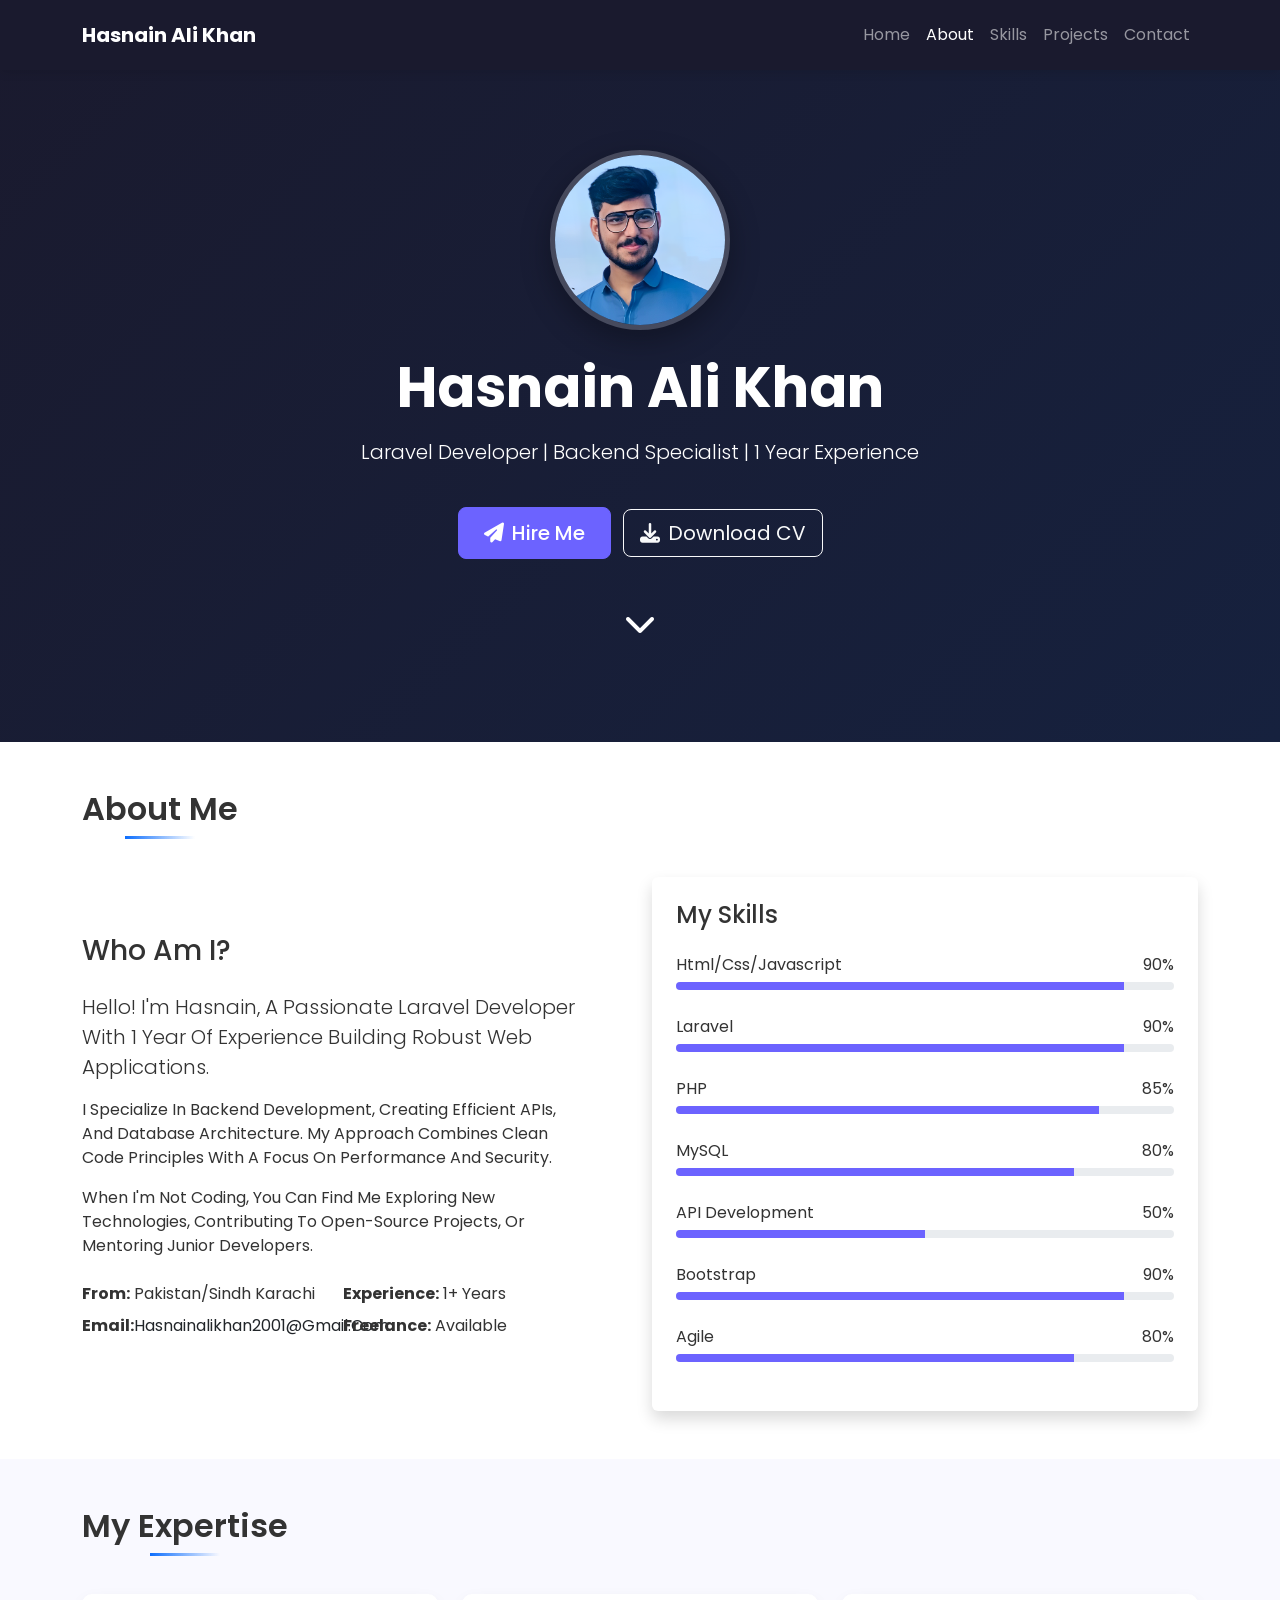
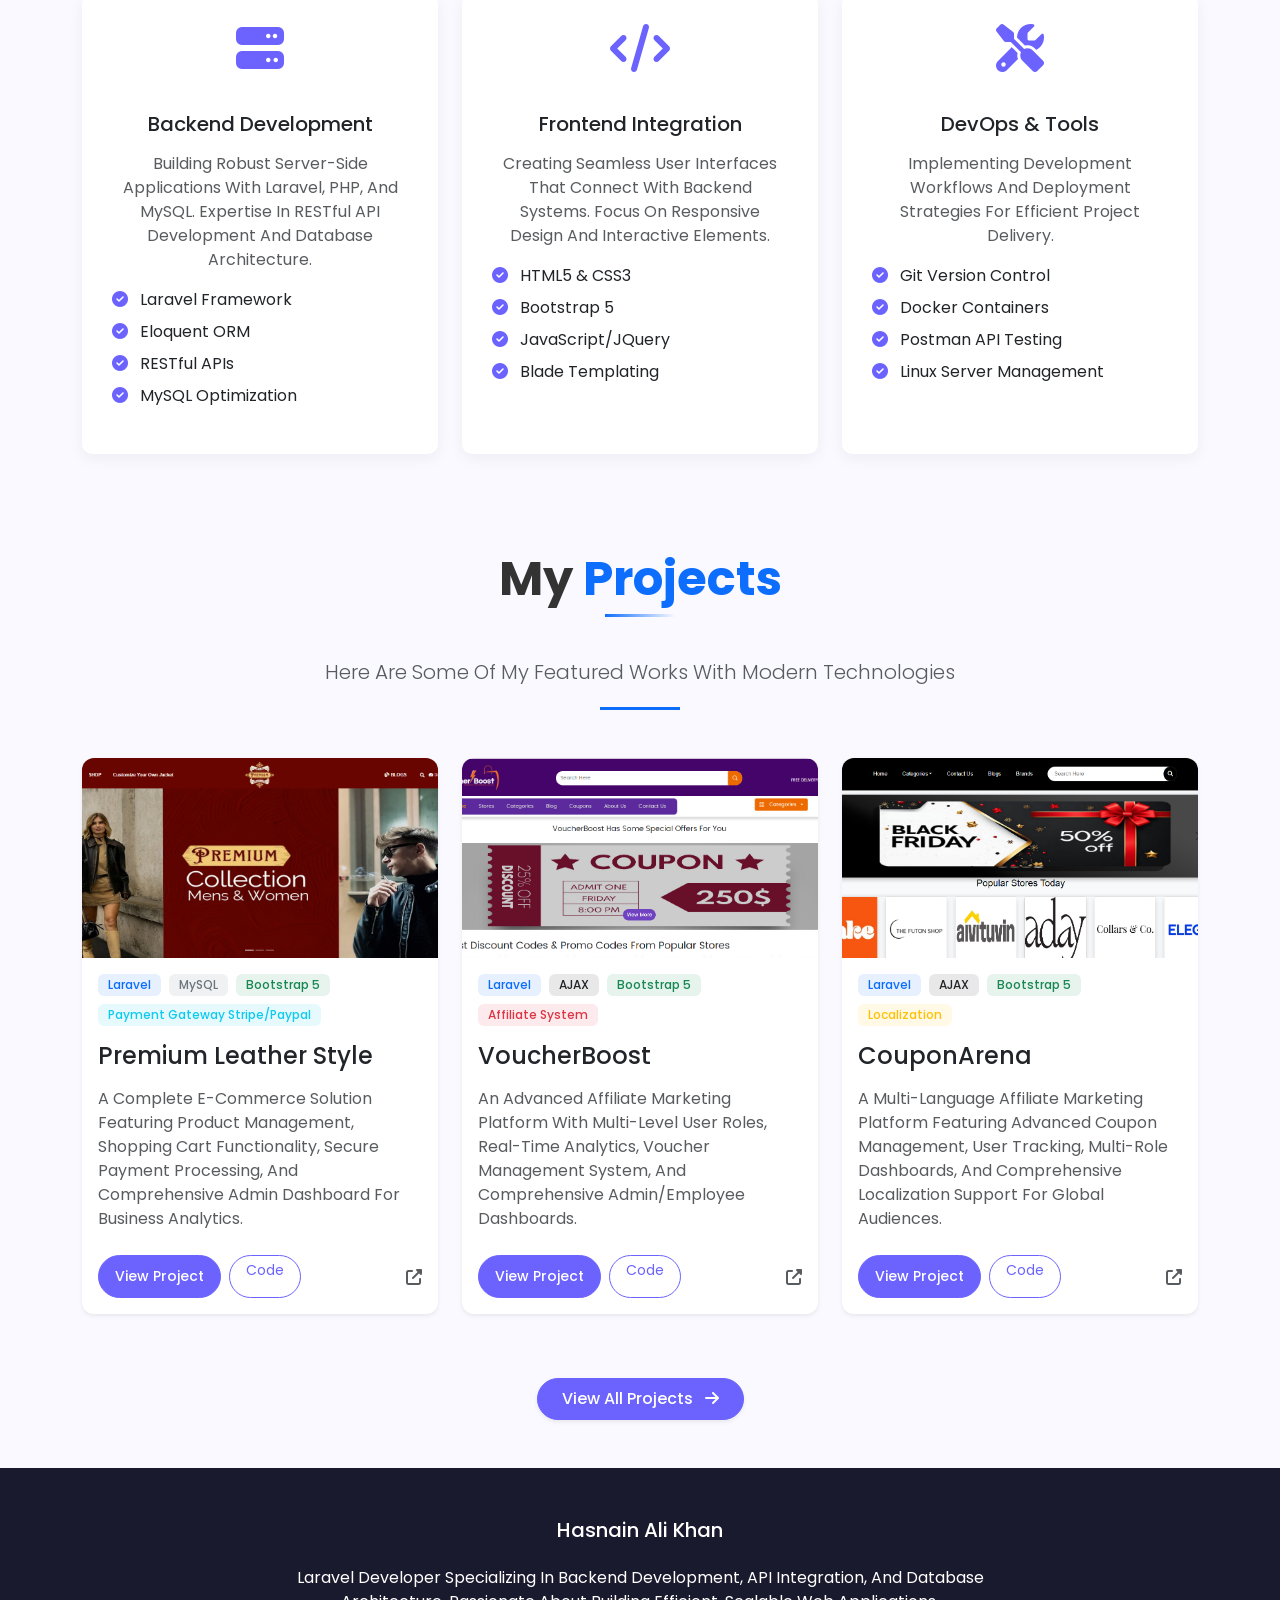
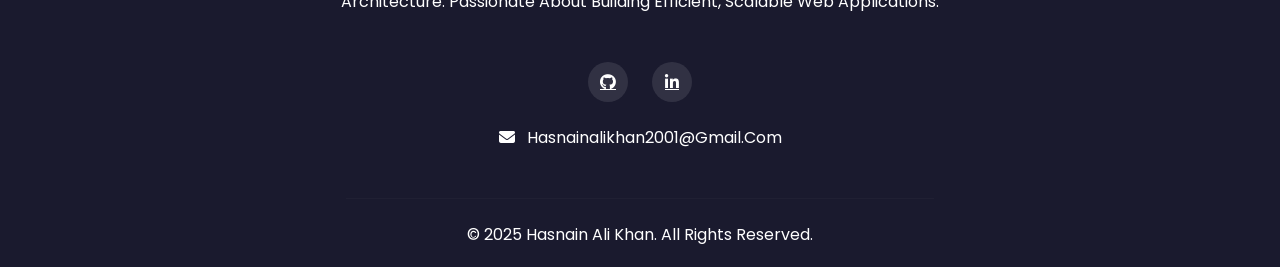
<file: index.html>
<!DOCTYPE html>
<html lang="en">
<head>
    <meta charset="UTF-8">
    <meta name="viewport" content="width=device-width, initial-scale=1.0">
    <title>Hasnain Ali Khan | Laravel Developer</title>
    <!-- Bootstrap 5 CSS -->
    <link href="https://cdn.jsdelivr.net/npm/bootstrap@5.3.0/dist/css/bootstrap.min.css" rel="stylesheet">
    <!-- Font Awesome -->
    <link rel="stylesheet" href="https://cdnjs.cloudflare.com/ajax/libs/font-awesome/6.4.0/css/all.min.css">
    <!-- Google Fonts -->
    <link href="https://fonts.googleapis.com/css2?family=Poppins:wght@300;400;500;600;700&display=swap" rel="stylesheet">
    <!-- Animate.css -->
    <link rel="stylesheet" href="https://cdnjs.cloudflare.com/ajax/libs/animate.css/4.1.1/animate.min.css">
<link rel="stylesheet" href="css/style.css">

<link rel="shortcut icon" href="img/favicon.png" type="image/x-icon">

</head>
<body data-bs-spy="scroll" data-bs-target=".navbar" class="text-capitalize">
    <!-- Navbar -->
    <nav class="navbar navbar-expand-lg navbar-dark fixed-top">
        <div class="container">
            <a class="navbar-brand fw-bold" href="index.html">Hasnain Ali Khan</a>
            <button class="navbar-toggler" type="button" data-bs-toggle="collapse" data-bs-target="#navbarNav">
                <span class="navbar-toggler-icon"></span>
            </button>
            <div class="collapse navbar-collapse" id="navbarNav">
                <ul class="navbar-nav ms-auto">
                    <li class="nav-item"><a class="nav-link" href="index.html">Home</a></li>
                    <li class="nav-item"><a class="nav-link" href="#about">About</a></li>
                    <li class="nav-item"><a class="nav-link" href="#skills">Skills</a></li>
                    <li class="nav-item"><a class="nav-link" href="projects.html">Projects</a></li>
                    <li class="nav-item"><a class="nav-link" href="#contact">Contact</a></li>
                </ul>
            </div>
        </div>
    </nav>

    <!-- Hero Section -->
    <section id="home" class="hero-section text-center">
        <div class="container">
            <div class="row justify-content-center">
                <div class="col-lg-8">
                    <img src="img/hasnain.png" alt="Profile" class="rounded-circle mb-4 profile-img animate__animated animate__fadeIn">
                    <h1 class="display-4 fw-bold mb-3 animate__animated animate__fadeInDown">Hasnain Ali Khan</h1>
                    <p class="lead mb-4 animate__animated animate__fadeIn animate__delay-1s">Laravel Developer | Backend Specialist | 1 Year Experience</p>
                    <div class="animate__animated animate__fadeIn animate__delay-1s">
                        <a href="#contact" class="btn btn-primary btn-lg mt-3 me-2"><i class="fas fa-paper-plane me-2"></i>Hire Me</a>
                        <a href="cv/hasanain-developer.pdf" class="btn btn-outline-light btn-lg mt-3" download>
                            <i class="fas fa-download me-2"></i>Download CV
                        </a>
                    </div>
                    <div class="mt-5 animate__animated animate__fadeIn animate__delay-2s">
                        <a href="#about" class="text-white scroll-down">
                            <i class="fas fa-chevron-down fa-2x"></i>
                        </a>
                    </div>
                </div>
            </div>
        </div>
    </section>

    <!-- About Section -->
    <section id="about" class="py-5">
        <div class="container">
            <h2 class="text-center mb-5 section-title">About Me</h2>
            <div class="row align-items-center">
                <div class="col-lg-6 mb-4 mb-lg-0">
                    <div class="pe-lg-5">
                        <h3 class="mb-4">Who am I?</h3>
                        <p class="lead">Hello! I'm Hasnain, a passionate Laravel developer with 1 year of experience building robust web applications.</p>
                        <p>I specialize in backend development, creating efficient APIs, and database architecture. My approach combines clean code principles with a focus on performance and security.</p>
                        <p>When I'm not coding, you can find me exploring new technologies, contributing to open-source projects, or mentoring junior developers.</p>
                        
                        <div class="row mt-4">
                            <div class="col-md-6">
                                <ul class="list-unstyled">
                                    <li class="mb-2"><strong>From:</strong> pakistan/sindh karachi </li>
                                    <li class="mb-2"><strong>Email:</strong><a href="mailto:hasnainalikhan2001@gmail.com" class="text-dark text-decoration-none">hasnainalikhan2001@gmail.com</a></li>  
                                </ul>
                            </div>
                            <div class="col-md-6">
                                <ul class="list-unstyled">
                                    <li class="mb-2"><strong>Experience:</strong> 1+ Years</li>
                                    <li class="mb-2"><strong>Freelance:</strong> Available</li>
                                </ul>
                            </div>
                        </div>
                    </div>
                </div>
                <div class="col-lg-6">
                    <div class="bg-white p-4 shadow rounded">
                        <h4 class="mb-4">My Skills</h4>
                        <div class="skill-item">
                            <div class="skill-name">
                                <span>Html/Css/Javascript</span>
                                <span>90%</span>
                            </div>
                            <div class="progress">
                                <div class="progress-bar" role="progressbar" style="width: 90%"></div>
                            </div>
                        </div>
                        <div class="skill-item">
                            <div class="skill-name">
                                <span>Laravel</span>
                                <span>90%</span>
                            </div>
                            <div class="progress">
                                <div class="progress-bar" role="progressbar" style="width: 90%"></div>
                            </div>
                        </div>
                        <div class="skill-item">
                            <div class="skill-name">
                                <span>PHP</span>
                                <span>85%</span>
                            </div>
                            <div class="progress">
                                <div class="progress-bar" role="progressbar" style="width: 85%"></div>
                            </div>
                        </div>
                        <div class="skill-item">
                            <div class="skill-name">
                                <span>MySQL</span>
                                <span>80%</span>
                            </div>
                            <div class="progress">
                                <div class="progress-bar" role="progressbar" style="width: 80%"></div>
                            </div>
                        </div>
                        <div class="skill-item">
                            <div class="skill-name">
                                <span>API Development</span>
                                <span>50%</span>
                            </div>
                            <div class="progress">
                                <div class="progress-bar" role="progressbar" style="width: 50%"></div>
                            </div>
                        </div>
                        <div class="skill-item">
                            <div class="skill-name">
                                <span>Bootstrap</span>
                                <span>90%</span>
                            </div>
                            <div class="progress">
                                <div class="progress-bar" role="progressbar" style="width: 90%"></div>
                            </div>
                        </div>
                        <div class="skill-item">
                            <div class="skill-name">
                                <span>Agile</span>
                                <span>80%</span>
                            </div>
                            <div class="progress">
                                <div class="progress-bar" role="progressbar" style="width: 80%"></div>
                            </div>
                        </div>
                    </div>
                </div>
            </div>
        </div>
    </section>

    <!-- Skills Section -->
    <section id="skills" class="py-5 bg-light">
        <div class="container">
            <h2 class="text-center mb-5 section-title">My Expertise</h2>
            <div class="row g-4">
                <div class="col-md-4">
                    <div class="card skills-card h-100">
                        <div class="card-body text-center">
                            <div class="icon-box mb-4">
                                <i class="fas fa-server fa-3x mb-3" style="color: var(--primary-color);"></i>
                            </div>
                            <h5 class="mb-3">Backend Development</h5>
                            <p class="text-muted">Building robust server-side applications with Laravel, PHP, and MySQL. Expertise in RESTful API development and database architecture.</p>
                            <ul class="list-unstyled mt-3 text-start">
                                <li class="mb-2"><i class="fas fa-check-circle me-2" style="color: var(--primary-color);"></i> Laravel Framework</li>
                                <li class="mb-2"><i class="fas fa-check-circle me-2" style="color: var(--primary-color);"></i> Eloquent ORM</li>
                                <li class="mb-2"><i class="fas fa-check-circle me-2" style="color: var(--primary-color);"></i> RESTful APIs</li>
                                <li class="mb-2"><i class="fas fa-check-circle me-2" style="color: var(--primary-color);"></i> MySQL Optimization</li>
                            </ul>
                        </div>
                    </div>
                </div>
                <div class="col-md-4">
                    <div class="card skills-card h-100">
                        <div class="card-body text-center">
                            <div class="icon-box mb-4">
                                <i class="fas fa-code fa-3x mb-3" style="color: var(--primary-color);"></i>
                            </div>
                            <h5 class="mb-3">Frontend Integration</h5>
                            <p class="text-muted">Creating seamless user interfaces that connect with backend systems. Focus on responsive design and interactive elements.</p>
                            <ul class="list-unstyled mt-3 text-start">
                                <li class="mb-2"><i class="fas fa-check-circle me-2" style="color: var(--primary-color);"></i> HTML5 & CSS3</li>
                                <li class="mb-2"><i class="fas fa-check-circle me-2" style="color: var(--primary-color);"></i> Bootstrap 5</li>
                                <li class="mb-2"><i class="fas fa-check-circle me-2" style="color: var(--primary-color);"></i> JavaScript/jQuery</li>
                                <li class="mb-2"><i class="fas fa-check-circle me-2" style="color: var(--primary-color);"></i> Blade Templating</li>
                            </ul>
                        </div>
                    </div>
                </div>
                <div class="col-md-4">
                    <div class="card skills-card h-100">
                        <div class="card-body text-center">
                            <div class="icon-box mb-4">
                                <i class="fas fa-tools fa-3x mb-3" style="color: var(--primary-color);"></i>
                            </div>
                            <h5 class="mb-3">DevOps & Tools</h5>
                            <p class="text-muted">Implementing development workflows and deployment strategies for efficient project delivery.</p>
                            <ul class="list-unstyled mt-3 text-start">
                                <li class="mb-2"><i class="fas fa-check-circle me-2" style="color: var(--primary-color);"></i> Git Version Control</li>
                                <li class="mb-2"><i class="fas fa-check-circle me-2" style="color: var(--primary-color);"></i> Docker Containers</li>
                                <li class="mb-2"><i class="fas fa-check-circle me-2" style="color: var(--primary-color);"></i> Postman API Testing</li>
                                <li class="mb-2"><i class="fas fa-check-circle me-2" style="color: var(--primary-color);"></i> Linux Server Management</li>
                            </ul>
                        </div>
                    </div>
                </div>
            </div>
        </div>
    </section>

    <!-- Projects Section -->
    <section id="projects" class="py-5 bg-light">
        <div class="container">
            <div class="text-center mb-5">
                <h2 class="display-5 fw-bold section-title">My <span class="text-primary">Projects</span></h2>
                <p class="lead text-muted">Here are some of my featured works with modern technologies</p>
                <div class="divider mx-auto bg-primary"></div>
            </div>
            
            <div class="row g-4">
                <!-- Project 1 - Premium Leather Style -->
                <div class="col-lg-4 col-md-6">
                    <div class="card project-card h-100 border-0 shadow-sm overflow-hidden hover-scale">
                        <div class="overflow-hidden position-relative">
                            <img src="img/projects/img-1.PNG" class="card-img-top img-fluid" alt="E-Commerce Project">
                            <div class="project-overlay d-flex align-items-center justify-content-center">
                                <div class="text-center p-3">
                                    <h5 class="text-white mb-3">Premium Leather Style</h5>
                                    <a href="https://premiumleatherstyle.com/" target="_blank" class="btn btn-sm btn-light me-2">Live Demo</a>
                                    <a href="https://github.com/hasnain2001/premium-leather-style" target="_blank" class="btn btn-sm btn-outline-light">View Code</a>
                                </div>
                            </div>
                        </div>
                        <div class="card-body">
                            <div class="d-flex flex-wrap gap-2 mb-3">
                                <span class="badge bg-primary bg-opacity-10 text-primary">Laravel</span>
                                <span class="badge bg-secondary bg-opacity-10 text-secondary">MySQL</span>
                                <span class="badge bg-success bg-opacity-10 text-success">Bootstrap 5</span>
                                <span class="badge bg-info bg-opacity-10 text-info">Payment Gateway Stripe/paypal </span>
                            </div>
                            <h4 class="mb-3">Premium Leather Style</h4>
                            <p class="text-muted mb-4">A complete e-commerce solution featuring product management, shopping cart functionality, secure payment processing, and comprehensive admin dashboard for business analytics.</p>
                            <div class="d-flex justify-content-between align-items-center">
                                <div class="d-flex gap-2">
                                    <a href="https://premiumleatherstyle.com/" target="_blank" class="btn btn-sm btn-primary px-3 rounded-pill">View Project</a>
                                    <a href="https://github.com/hasnain2001/premium-leather-style" target="_blank" class="btn btn-sm btn-outline-primary px-3 rounded-pill">Code</a>
                                </div>
                                <i class="fas fa-external-link-alt text-muted"></i>
                            </div>
                        </div>
                    </div>
                </div>

                <!-- Project 2 - VoucherBoost -->
                <div class="col-lg-4 col-md-6">
                    <div class="card project-card h-100 border-0 shadow-sm overflow-hidden hover-scale">
                        <div class="overflow-hidden position-relative">
                            <img src="img/projects/img-2.PNG" class="card-img-top img-fluid" alt="Affiliate Marketing">
                            <div class="project-overlay d-flex align-items-center justify-content-center">
                                <div class="text-center p-3">
                                    <h5 class="text-white mb-3">VoucherBoost</h5>
                                    <a href="https://voucherboost.com/" target="_blank" class="btn btn-sm btn-light me-2">Live Demo</a>
                                    <a href="https://github.com/hasnain2001/voucherboost.com" target="_blank" class="btn btn-sm btn-outline-light">View Code</a>
                                </div>
                            </div>
                        </div>
                        <div class="card-body">
                            <div class="d-flex flex-wrap gap-2 mb-3">
                                <span class="badge bg-primary bg-opacity-10 text-primary">Laravel</span>
                                <span class="badge bg-dark bg-opacity-10 text-dark">AJAX</span>
                                <span class="badge bg-success bg-opacity-10 text-success">Bootstrap 5</span>
                                <span class="badge bg-danger bg-opacity-10 text-danger">Affiliate System</span>
                            </div>
                            <h4 class="mb-3">VoucherBoost</h4>
                            <p class="text-muted mb-4">An advanced affiliate marketing platform with multi-level user roles, real-time analytics, voucher management system, and comprehensive admin/employee dashboards.</p>
                            <div class="d-flex justify-content-between align-items-center">
                                <div class="d-flex gap-2">
                                    <a href="https://voucherboost.com/" target="_blank" class="btn btn-sm btn-primary px-3 rounded-pill">View Project</a>
                                    <a href="https://github.com/hasnain2001/voucherboost.com" target="_blank" class="btn btn-sm btn-outline-primary px-3 rounded-pill">Code</a>
                                </div>
                                <i class="fas fa-external-link-alt text-muted"></i>
                            </div>
                        </div>
                    </div>
                </div>

                <!-- Project 3 - CouponArena -->
                <div class="col-lg-4 col-md-6">
                    <div class="card project-card h-100 border-0 shadow-sm overflow-hidden hover-scale">
                        <div class="overflow-hidden position-relative">
                            <img src="img/projects/img-3.PNG" class="card-img-top img-fluid" alt="Affiliate Marketing">
                            <div class="project-overlay d-flex align-items-center justify-content-center">
                                <div class="text-center p-3">
                                    <h5 class="text-white mb-3">CouponArena</h5>
                                    <a href="https://couponsarena.com/" target="_blank" class="btn btn-sm btn-light me-2">Live Demo</a>
                                    <a href="https://github.com/hasnain2001/couponsarena" target="_blank" class="btn btn-sm btn-outline-light">View Code</a>
                                </div>
                            </div>
                        </div>
                        <div class="card-body">
                            <div class="d-flex flex-wrap gap-2 mb-3">
                                <span class="badge bg-primary bg-opacity-10 text-primary">Laravel</span>
                                <span class="badge bg-dark bg-opacity-10 text-dark">AJAX</span>
                                <span class="badge bg-success bg-opacity-10 text-success">Bootstrap 5</span>
                                <span class="badge bg-warning bg-opacity-10 text-warning">Localization</span>
                            </div>
                            <h4 class="mb-3">CouponArena</h4>
                            <p class="text-muted mb-4">A multi-language affiliate marketing platform featuring advanced coupon management, user tracking, multi-role dashboards, and comprehensive localization support for global audiences.</p>
                            <div class="d-flex justify-content-between align-items-center">
                                <div class="d-flex gap-2">
                                    <a href="https://couponsarena.com/" target="_blank" class="btn btn-sm btn-primary px-3 rounded-pill">View Project</a>
                                    <a href="https://github.com/hasnain2001/couponsarena" target="_blank" class="btn btn-sm btn-outline-primary px-3 rounded-pill">Code</a>
                                </div>
                                <i class="fas fa-external-link-alt text-muted"></i>
                            </div>
                        </div>
                    </div>
                </div>
            </div>
            
            <div class="text-center mt-5 pt-3">
                <a href="projects.html" class="btn btn-primary px-4 py-2 rounded-pill shadow-sm">
                    View All Projects <i class="fas fa-arrow-right ms-2"></i>
                </a>
            </div>
        </div>
    </section>



    <!-- Contact Section
    <section id="contact" class="py-5 bg-light">
        <div class="container">
            <h2 class="text-center mb-5 section-title">Get In Touch</h2>
            <div class="row justify-content-center">
                <div class="col-lg-8">
                    <div class="card border-0 shadow">
                        <div class="card-body p-5">
                            <form>
                                <div class="row">
                                    <div class="col-md-6 mb-4">
                                        <input type="text" class="form-control form-control-lg" placeholder="Your Name" required>
                                    </div>
                                    <div class="col-md-6 mb-4">
                                        <input type="email" class="form-control form-control-lg" placeholder="Your Email" required>
                                    </div>
                                </div>
                                <div class="mb-4">
                                    <input type="text" class="form-control form-control-lg" placeholder="Subject">
                                </div>
                                <div class="mb-4">
                                    <textarea class="form-control form-control-lg" rows="5" placeholder="Your Message" required></textarea>
                                </div>
                                <div class="text-center">
                                    <button type="submit" class="btn btn-primary btn-lg px-5">Send Message</button>
                                </div>
                            </form>
                        </div>
                    </div>
                </div>
            </div>
        </div>
    </section> -->

<!-- Footer -->
<footer>
    <div class="container">
        <div class="row justify-content-center">
            <div class="col-lg-8 text-center">
                <h5 class="mb-4">Hasnain Ali Khan</h5>
                <p class="mb-5">Laravel developer specializing in backend development, API integration, and database architecture. Passionate about building efficient, scalable web applications.</p>
                   <div class="mb-4">
                    
                   <!-- <strong>Phone: </strong><a href="tel:+923182177969" class=" text-white text-decoration-none"><span>03182177969</span></a> -->
                    <a href="https://github.com/hasnain2001" target="_blank" class="social-icon"><i class="fab fa-github"></i></a>
                    <a href="https://www.linkedin.com/in/hasnain-ali-515443269/" target="_blank" class="social-icon"><i class="fab fa-linkedin-in"></i></a>

                </div>
                
                <p><i class="fas fa-envelope me-2"></i> <a href="mailto:hasnainalikhan2001@gmail.com" class=" text-decoration-none text-white">hasnainalikhan2001@gmail.com</a></p>
             
                <hr class="mt-5 mb-4 mx-auto" style="border-color: rgba(255, 255, 255, 0.1); width: 80%;">
                
                <p class="mb-0">&copy; 2025 Hasnain Ali Khan. All Rights Reserved.</p>
            </div>
        </div>
    </div>
</footer>

    <!-- Bootstrap JS -->
    <script src="https://cdn.jsdelivr.net/npm/bootstrap@5.3.0/dist/js/bootstrap.bundle.min.js"></script>
    
    <!-- Custom JS -->
    <script>
        // Navbar scroll effect
        window.addEventListener('scroll', function() {
            const navbar = document.querySelector('.navbar');
            if (window.scrollY > 50) {
                navbar.classList.add('scrolled');
            } else {
                navbar.classList.remove('scrolled');
            }
        });
        
        // Smooth scrolling for anchor links
        document.querySelectorAll('a[href^="#"]').forEach(anchor => {
            anchor.addEventListener('click', function (e) {
                e.preventDefault();
                
                document.querySelector(this.getAttribute('href')).scrollIntoView({
                    behavior: 'smooth'
                });
            });
        });
        
        // Animation on scroll
        function animateOnScroll() {
            const elements = document.querySelectorAll('.skills-card, .project-card, .section-title');
            
            elements.forEach(element => {
                const elementPosition = element.getBoundingClientRect().top;
                const screenPosition = window.innerHeight / 1.2;
                
                if (elementPosition < screenPosition) {
                    element.classList.add('animate__animated', 'animate__fadeInUp');
                }
            });
        }
        
        window.addEventListener('scroll', animateOnScroll);
        window.addEventListener('load', animateOnScroll);
    </script>
</body>
</html>
</file>
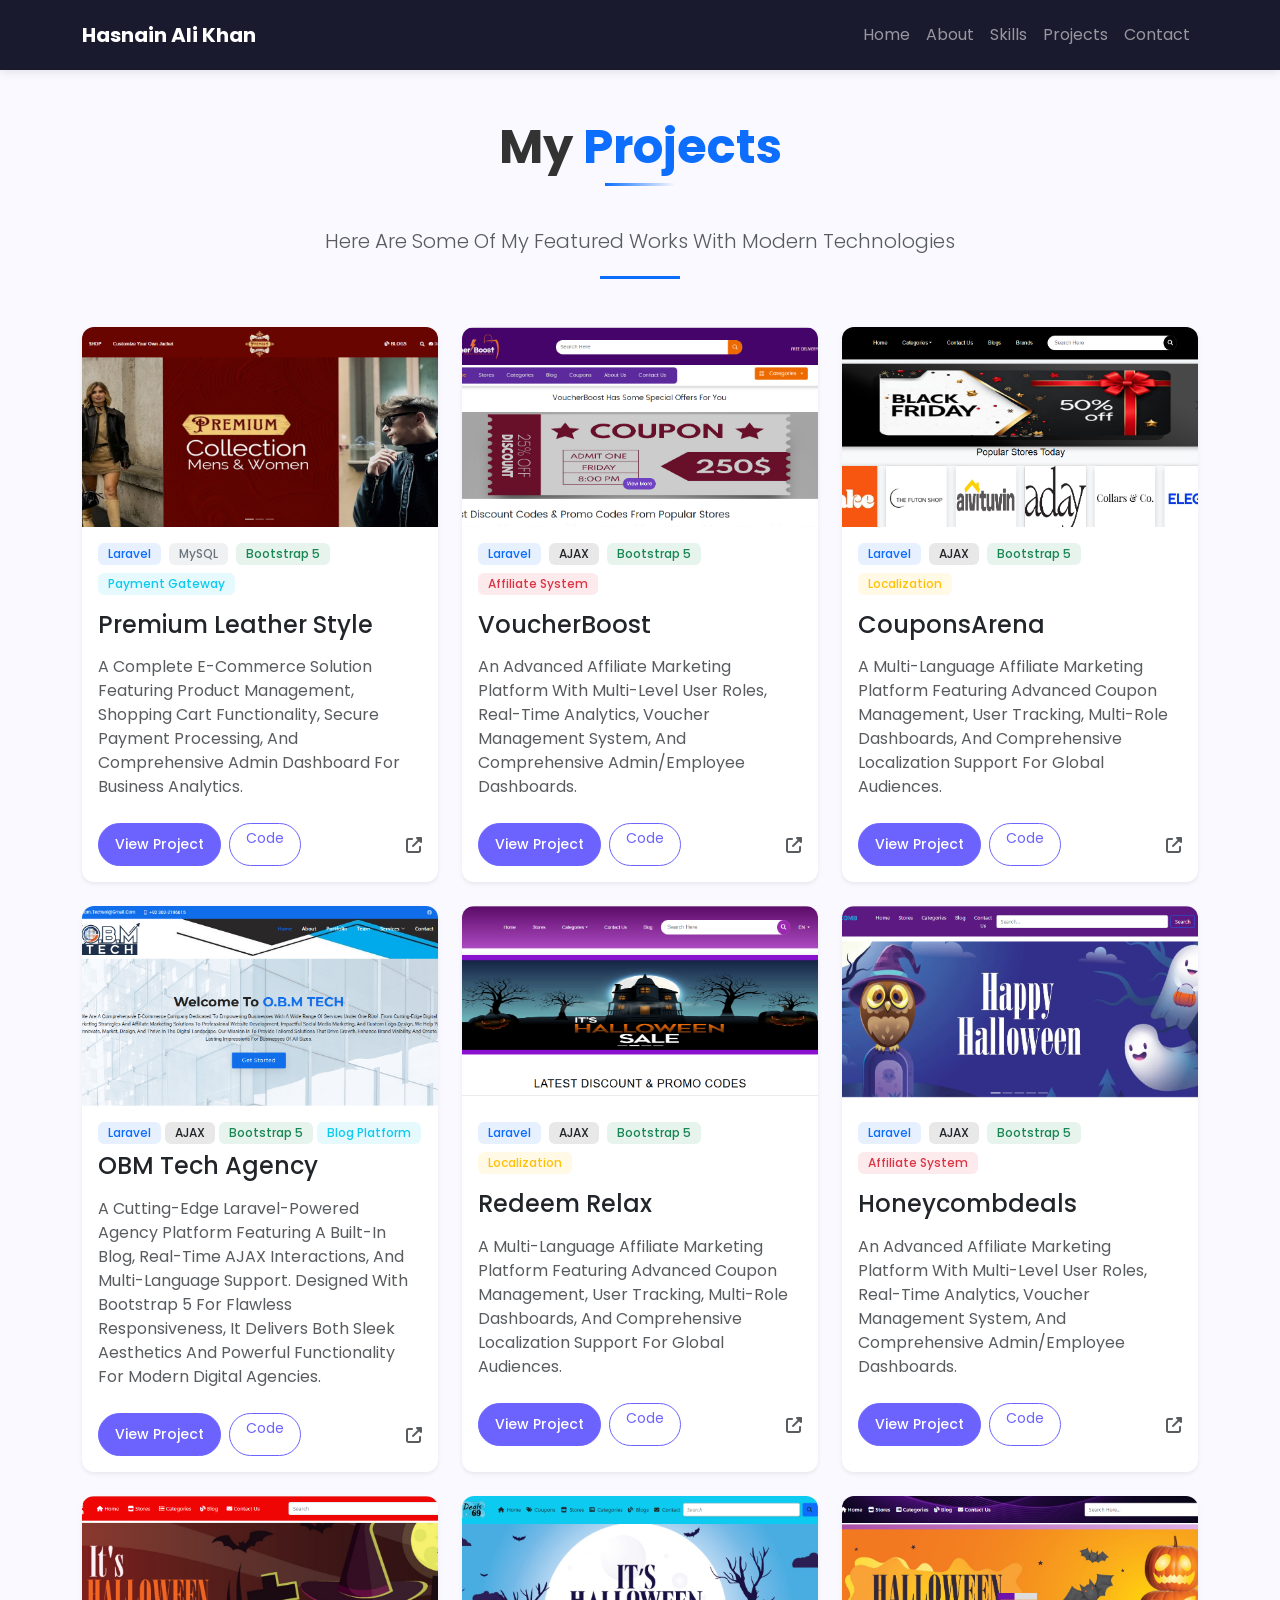
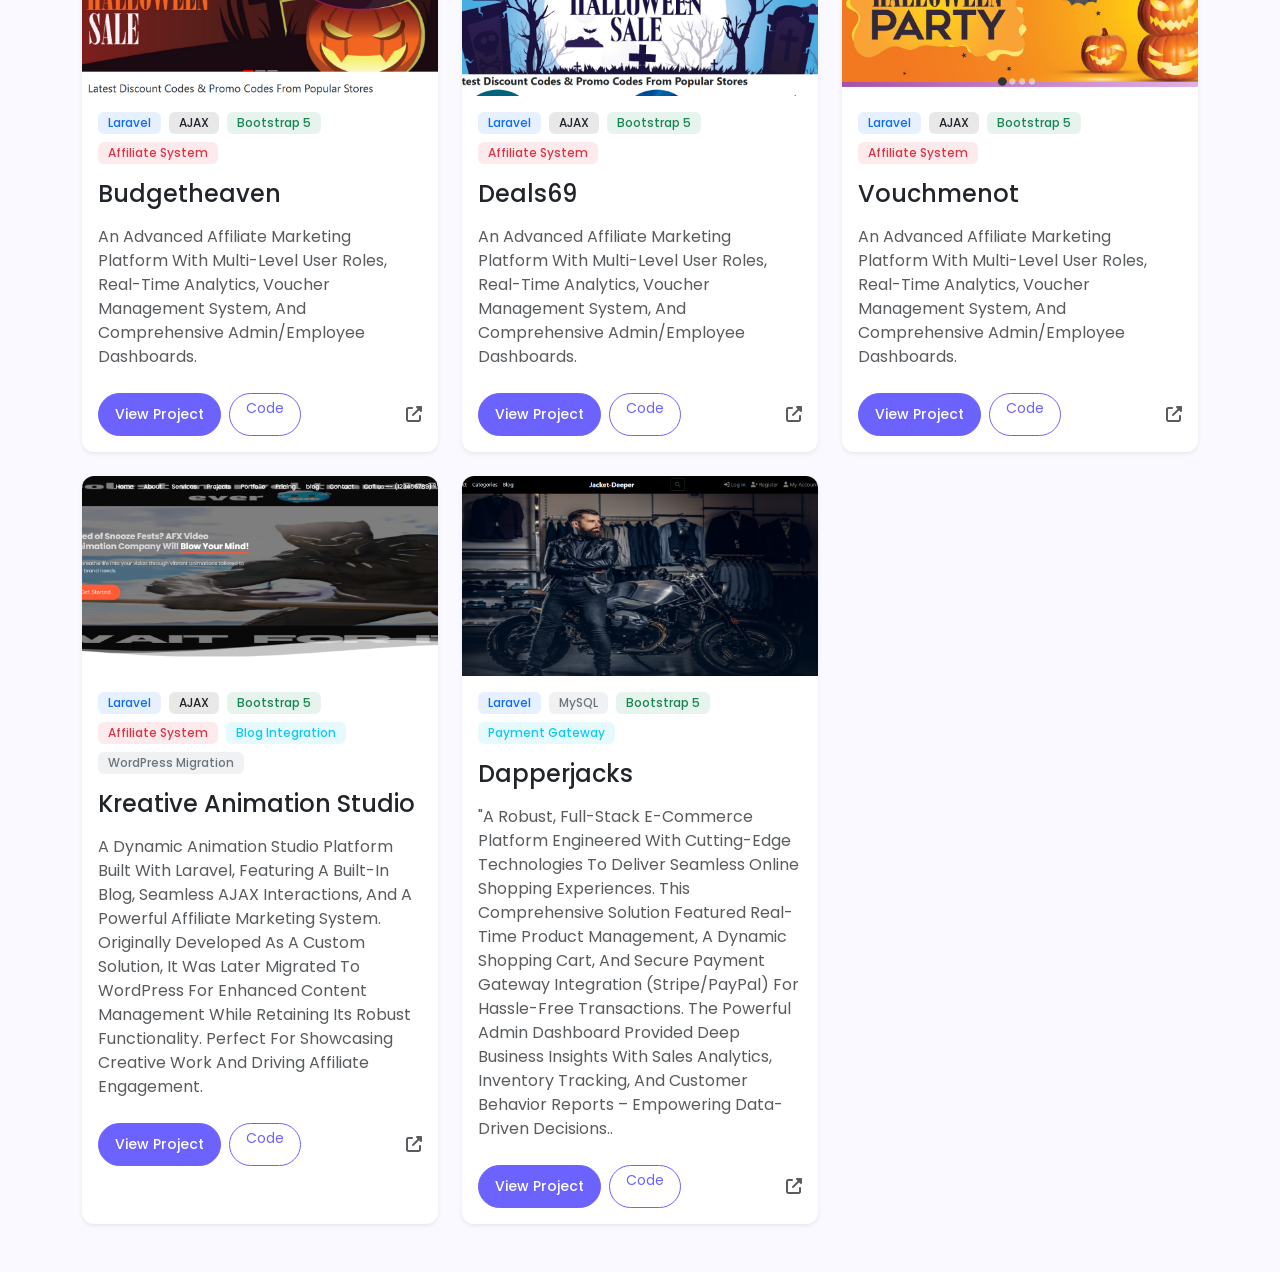
<file: projects.html>
<!DOCTYPE html>
<html lang="en">
    <head>
        <meta charset="UTF-8">
        <meta name="viewport" content="width=device-width, initial-scale=1.0">
        <title>Hasnain Ali Khan | Projects</title>
        <!-- Bootstrap 5 CSS -->
        <link href="https://cdn.jsdelivr.net/npm/bootstrap@5.3.0/dist/css/bootstrap.min.css" rel="stylesheet">
        <!-- Font Awesome -->
        <link rel="stylesheet" href="https://cdnjs.cloudflare.com/ajax/libs/font-awesome/6.4.0/css/all.min.css">
        <!-- Google Fonts -->
        <link href="https://fonts.googleapis.com/css2?family=Poppins:wght@300;400;500;600;700&display=swap" rel="stylesheet">
        <!-- Animate.css -->
        <link rel="stylesheet" href="https://cdnjs.cloudflare.com/ajax/libs/animate.css/4.1.1/animate.min.css">
    <link rel="stylesheet" href="css/style.css">
    
    <link rel="shortcut icon" href="img/favicon.png" type="image/x-icon">
    
    </head>
<body data-bs-spy="scroll" data-bs-target=".navbar" class="text-capitalize">
       <!-- Navbar -->
       <nav class="navbar navbar-expand-lg navbar-dark sticky-top ">
        <div class="container">
            <a class="navbar-brand fw-bold" href="index.html">Hasnain Ali Khan</a>
            <button class="navbar-toggler" type="button" data-bs-toggle="collapse" data-bs-target="#navbarNav">
                <span class="navbar-toggler-icon"></span>
            </button>
            <div class="collapse navbar-collapse" id="navbarNav">
                <ul class="navbar-nav ms-auto">
                    <li class="nav-item"><a class="nav-link" href="index.html">Home</a></li>
                    <li class="nav-item"><a class="nav-link" href="#about">About</a></li>
                    <li class="nav-item"><a class="nav-link" href="#skills">Skills</a></li>
                    <li class="nav-item"><a class="nav-link" href="projects.html">Projects</a></li>
                    <li class="nav-item"><a class="nav-link" href="#contact">Contact</a></li>
                </ul>
            </div>
        </div>
    </nav>
        <!-- Projects Section -->
        <section id="projects" class="py-5 bg-light">
            <div class="container">
                <div class="text-center mb-5">
                    <h2 class="display-5 fw-bold section-title">My <span class="text-primary">Projects</span></h2>
                    <p class="lead text-muted">Here are some of my featured works with modern technologies</p>
                    <div class="divider mx-auto bg-primary"></div>
                </div>
                
                <div class="row g-4">
                    <!-- Project 1 - Premium Leather Style -->
                    <div class="col-lg-4 col-md-6">
                        <div class="card project-card h-100 border-0 shadow-sm overflow-hidden hover-scale">
                            <div class="overflow-hidden position-relative">
                                <img src="img/projects/img-1.PNG" class="card-img-top img-fluid" alt="E-Commerce Project">
                                <div class="project-overlay d-flex align-items-center justify-content-center">
                                    <div class="text-center p-3">
                                        <h5 class="text-white mb-3">Premium Leather Style</h5>
                                        <a href="https://premiumleatherstyle.com/" target="_blank" class="btn btn-sm btn-light me-2">Live Demo</a>
                                        <a href="https://github.com/hasnain2001/premium-leather-style" target="_blank" class="btn btn-sm btn-outline-light">View Code</a>
                                    </div>
                                </div>
                            </div>
                            <div class="card-body">
                                <div class="d-flex flex-wrap gap-2 mb-3">
                                    <span class="badge bg-primary bg-opacity-10 text-primary">Laravel</span>
                                    <span class="badge bg-secondary bg-opacity-10 text-secondary">MySQL</span>
                                    <span class="badge bg-success bg-opacity-10 text-success">Bootstrap 5</span>
                                    <span class="badge bg-info bg-opacity-10 text-info">Payment Gateway</span>
                                </div>
                                <h4 class="mb-3">Premium Leather Style</h4>
                                <p class="text-muted mb-4">A complete e-commerce solution featuring product management, shopping cart functionality, secure payment processing, and comprehensive admin dashboard for business analytics.</p>
                                <div class="d-flex justify-content-between align-items-center">
                                    <div class="d-flex gap-2">
                                        <a href="https://premiumleatherstyle.com/" target="_blank" class="btn btn-sm btn-primary px-3 rounded-pill">View Project</a>
                                        <a href="https://github.com/hasnain2001/premium-leather-style" target="_blank" class="btn btn-sm btn-outline-primary px-3 rounded-pill">Code</a>
                                    </div>
                                    <i class="fas fa-external-link-alt text-muted"></i>
                                </div>
                            </div>
                        </div>
                    </div>
    
                    <!-- Project 2 - VoucherBoost -->
                    <div class="col-lg-4 col-md-6">
                        <div class="card project-card h-100 border-0 shadow-sm overflow-hidden hover-scale">
                            <div class="overflow-hidden position-relative">
                                <img src="img/projects/img-2.PNG" class="card-img-top img-fluid" alt="Affiliate Marketing">
                                <div class="project-overlay d-flex align-items-center justify-content-center">
                                    <div class="text-center p-3">
                                        <h5 class="text-white mb-3">VoucherBoost</h5>
                                        <a href="https://voucherboost.com/" target="_blank" class="btn btn-sm btn-light me-2">Live Demo</a>
                                        <a href="https://github.com/hasnain2001/voucherboost.com" target="_blank" class="btn btn-sm btn-outline-light">View Code</a>
                                    </div>
                                </div>
                            </div>
                            <div class="card-body">
                                <div class="d-flex flex-wrap gap-2 mb-3">
                                    <span class="badge bg-primary bg-opacity-10 text-primary">Laravel</span>
                                    <span class="badge bg-dark bg-opacity-10 text-dark">AJAX</span>
                                    <span class="badge bg-success bg-opacity-10 text-success">Bootstrap 5</span>
                                    <span class="badge bg-danger bg-opacity-10 text-danger">Affiliate System</span>
                                </div>
                                <h4 class="mb-3">VoucherBoost</h4>
                                <p class="text-muted mb-4">An advanced affiliate marketing platform with multi-level user roles, real-time analytics, voucher management system, and comprehensive admin/employee dashboards.</p>
                                <div class="d-flex justify-content-between align-items-center">
                                    <div class="d-flex gap-2">
                                        <a href="https://voucherboost.com/" target="_blank" class="btn btn-sm btn-primary px-3 rounded-pill">View Project</a>
                                        <a href="https://github.com/hasnain2001/voucherboost.com" target="_blank" class="btn btn-sm btn-outline-primary px-3 rounded-pill">Code</a>
                                    </div>
                                    <i class="fas fa-external-link-alt text-muted"></i>
                                </div>
                            </div>
                        </div>
                    </div>
    
                    <!-- Project 3 - CouponsArena -->
                    <div class="col-lg-4 col-md-6">
                        <div class="card project-card h-100 border-0 shadow-sm overflow-hidden hover-scale">
                            <div class="overflow-hidden position-relative">
                                <img src="img/projects/img-3.PNG" class="card-img-top img-fluid" alt="Affiliate Marketing">
                                <div class="project-overlay d-flex align-items-center justify-content-center">
                                    <div class="text-center p-3">
                                        <h5 class="text-white mb-3">CouponsArena</h5>
                                        <a href="https://couponsarena.com/" target="_blank" class="btn btn-sm btn-light me-2">Live Demo</a>
                                        <a href="https://github.com/hasnain2001/couponsarena" target="_blank" class="btn btn-sm btn-outline-light">View Code</a>
                                    </div>
                                </div>
                            </div>
                            <div class="card-body">
                                <div class="d-flex flex-wrap gap-2 mb-3">
                                    <span class="badge bg-primary bg-opacity-10 text-primary">Laravel</span>
                                    <span class="badge bg-dark bg-opacity-10 text-dark">AJAX</span>
                                    <span class="badge bg-success bg-opacity-10 text-success">Bootstrap 5</span>
                                    <span class="badge bg-warning bg-opacity-10 text-warning">Localization</span>
                                </div>
                                <h4 class="mb-3">CouponsArena</h4>
                                <p class="text-muted mb-4">A multi-language affiliate marketing platform featuring advanced coupon management, user tracking, multi-role dashboards, and comprehensive localization support for global audiences.</p>
                                <div class="d-flex justify-content-between align-items-center">
                                    <div class="d-flex gap-2">
                                        <a href="https://couponsarena.com/" target="_blank" class="btn btn-sm btn-primary px-3 rounded-pill">View Project</a>
                                        <a href="https://github.com/hasnain2001/couponsarena" target="_blank" class="btn btn-sm btn-outline-primary px-3 rounded-pill">Code</a>
                                    </div>
                                    <i class="fas fa-external-link-alt text-muted"></i>
                                </div>
                            </div>
                        </div>
                    </div>
                    <!-- Project 4 - obmtech -->
                    <div class="col-lg-4 col-md-6">
                        <div class="card project-card h-100 border-0 shadow-sm overflow-hidden hover-scale">
                            <div class="overflow-hidden position-relative">
                                <img src="img/projects/img-4.PNG" class="card-img-top img-fluid" alt="OBM Tech Agency Website">
                                <div class="project-overlay d-flex align-items-center justify-content-center">
                                    <div class="text-center p-3">
                                        <h5 class="text-white mb-3">OBM Tech</h5>
                                        <a href="https://obmtechs.com/" target="_blank" class="btn btn-sm btn-light me-2">Live Demo</a>
                                        <a href="https://github.com/hasnain2001/O.B.M-TECH" target="_blank" class="btn btn-sm btn-outline-light">View Code</a>
                                    </div>
                                </div>
                            </div>
                            <div class="card-body">
                                <div class="d-flex flex-wrap gap-1 mb-2">
                                    <span class="badge bg-primary bg-opacity-10 text-primary">Laravel</span>
                                    <span class="badge bg-dark bg-opacity-10 text-dark">AJAX</span>
                                    <span class="badge bg-success bg-opacity-10 text-success">Bootstrap 5</span>
                                    <span class="badge bg-info bg-opacity-10 text-info">Blog Platform</span>
                                </div>
                                <h4 class="mb-3">OBM Tech Agency</h4>
                                <p class="text-muted mb-4">
                                    A cutting-edge Laravel-powered agency platform featuring a built-in blog, real-time AJAX interactions, 
                                    and multi-language support. Designed with Bootstrap 5 for flawless responsiveness, it delivers 
                                    both sleek aesthetics and powerful functionality for modern digital agencies.
                                </p>
                                <div class="d-flex justify-content-between align-items-center">
                                    <div class="d-flex gap-2">
                                        <a href="https://obmtechs.com/" target="_blank" class="btn btn-sm btn-primary px-3 rounded-pill">View Project</a>
                                        <a href="https://github.com/hasnain2001/O.B.M-TECH" target="_blank" class="btn btn-sm btn-outline-primary px-3 rounded-pill">Code</a>
                                    </div>
                                    <i class="fas fa-external-link-alt text-muted"></i>
                                </div>
                            </div>
                        </div>
                    </div>

                      <!-- Project 5 - redeem relax -->
                      <div class="col-lg-4 col-md-6">
                        <div class="card project-card h-100 border-0 shadow-sm overflow-hidden hover-scale">
                            <div class="overflow-hidden position-relative">
                                <img src="img/projects/img-5.PNG" class="card-img-top img-fluid" alt="Affiliate Marketing">
                                <div class="project-overlay d-flex align-items-center justify-content-center">
                                    <div class="text-center p-3">
                                        <h5 class="text-white mb-3">redeem relax</h5>
                                        <a href="https://www.redeemrelax.com/" target="_blank" class="btn btn-sm btn-light me-2">Live Demo</a>
                                        <a href="https://github.com/hasnain2001/redeem-relax" target="_blank" class="btn btn-sm btn-outline-light">View Code</a>
                                    </div>
                                </div>
                            </div>
                            <div class="card-body">
                                <div class="d-flex flex-wrap gap-2 mb-3">
                                    <span class="badge bg-primary bg-opacity-10 text-primary">Laravel</span>
                                    <span class="badge bg-dark bg-opacity-10 text-dark">AJAX</span>
                                    <span class="badge bg-success bg-opacity-10 text-success">Bootstrap 5</span>
                                    <span class="badge bg-warning bg-opacity-10 text-warning">Localization</span>
                                </div>
                                <h4 class="mb-3">redeem relax</h4>
                                <p class="text-muted mb-4">A multi-language affiliate marketing platform featuring advanced coupon management, user tracking, multi-role dashboards, and comprehensive localization support for global audiences.</p>
                                <div class="d-flex justify-content-between align-items-center">
                                    <div class="d-flex gap-2">
                                        <a href="https://www.redeemrelax.com/" target="_blank" class="btn btn-sm btn-primary px-3 rounded-pill">View Project</a>
                                        <a href="https://github.com/hasnain2001/redeem-relax" target="_blank" class="btn btn-sm btn-outline-primary px-3 rounded-pill">Code</a>
                                    </div>
                                    <i class="fas fa-external-link-alt text-muted"></i>
                                </div>
                            </div>
                        </div>
                    </div>
                      <!-- Project 6 - honeycombdeal -->
                      <div class="col-lg-4 col-md-6">
                        <div class="card project-card h-100 border-0 shadow-sm overflow-hidden hover-scale">
                            <div class="overflow-hidden position-relative">
                                <img src="img/projects/img-6.PNG" class="card-img-top img-fluid" alt="Affiliate Marketing">
                                <div class="project-overlay d-flex align-items-center justify-content-center">
                                    <div class="text-center p-3">
                                        <h5 class="text-white mb-3">honeycombdeals</h5>
                                        <a href="https://honeycombdeals.com/" target="_blank" class="btn btn-sm btn-light me-2">Live Demo</a>
                                        <a href="https://github.com/hasnain2001/honeycombdeals" target="_blank" class="btn btn-sm btn-outline-light">View Code</a>
                                    </div>
                                </div>
                            </div>
                            <div class="card-body">
                                <div class="d-flex flex-wrap gap-2 mb-3">
                                    <span class="badge bg-primary bg-opacity-10 text-primary">Laravel</span>
                                    <span class="badge bg-dark bg-opacity-10 text-dark">AJAX</span>
                                    <span class="badge bg-success bg-opacity-10 text-success">Bootstrap 5</span>
                                    <span class="badge bg-danger bg-opacity-10 text-danger">Affiliate System</span>
                                </div>
                                <h4 class="mb-3">honeycombdeals</h4>
                                <p class="text-muted mb-4">An advanced affiliate marketing platform with multi-level user roles, real-time analytics, voucher management system, and comprehensive admin/employee dashboards.</p>
                                <div class="d-flex justify-content-between align-items-center">
                                    <div class="d-flex gap-2">
                                        <a href="https://honeycombdeals.com/" target="_blank" class="btn btn-sm btn-primary px-3 rounded-pill">View Project</a>
                                        <a href="https://github.com/hasnain2001/honeycombdeals" target="_blank" class="btn btn-sm btn-outline-primary px-3 rounded-pill">Code</a>
                                    </div>
                                    <i class="fas fa-external-link-alt text-muted"></i>
                                </div>
                            </div>
                        </div>
                    </div>
                        <!-- Project 7 - budgetheaven -->
                     <div class="col-lg-4 col-md-6">
                        <div class="card project-card h-100 border-0 shadow-sm overflow-hidden hover-scale">
                            <div class="overflow-hidden position-relative">
                                <img src="img/projects/img-7.PNG" class="card-img-top img-fluid" alt="Affiliate Marketing">
                                <div class="project-overlay d-flex align-items-center justify-content-center">
                                    <div class="text-center p-3">
                                        <h5 class="text-white mb-3">budgetheaven</h5>
                                        <a href="https://www.budgetheaven.com/" target="_blank" class="btn btn-sm btn-light me-2">Live Demo</a>
                                        <a href="https://github.com/hasnain2001/budgetheaven" target="_blank" class="btn btn-sm btn-outline-light">View Code</a>
                                    </div>
                                </div>
                            </div>
                            <div class="card-body">
                                <div class="d-flex flex-wrap gap-2 mb-3">
                                    <span class="badge bg-primary bg-opacity-10 text-primary">Laravel</span>
                                    <span class="badge bg-dark bg-opacity-10 text-dark">AJAX</span>
                                    <span class="badge bg-success bg-opacity-10 text-success">Bootstrap 5</span>
                                    <span class="badge bg-danger bg-opacity-10 text-danger">Affiliate System</span>
                                </div>
                                <h4 class="mb-3">budgetheaven</h4>
                                <p class="text-muted mb-4">An advanced affiliate marketing platform with multi-level user roles, real-time analytics, voucher management system, and comprehensive admin/employee dashboards.</p>
                                <div class="d-flex justify-content-between align-items-center">
                                    <div class="d-flex gap-2">
                                        <a href="https://www.budgetheaven.com/" target="_blank" class="btn btn-sm btn-primary px-3 rounded-pill">View Project</a>
                                        <a href="https://github.com/hasnain2001/budgetheaven" target="_blank" class="btn btn-sm btn-outline-primary px-3 rounded-pill">Code</a>
                                    </div>
                                    <i class="fas fa-external-link-alt text-muted"></i>
                                </div>
                            </div>
                        </div>
                    </div>
                    <!-- Project 8 - deals69 -->
                    <div class="col-lg-4 col-md-6">
                        <div class="card project-card h-100 border-0 shadow-sm overflow-hidden hover-scale">
                            <div class="overflow-hidden position-relative">
                                <img src="img/projects/img-8.PNG" class="card-img-top img-fluid" alt="Affiliate Marketing">
                                <div class="project-overlay d-flex align-items-center justify-content-center">
                                    <div class="text-center p-3">
                                        <h5 class="text-white mb-3">deals69</h5>
                                        <a href="https://deals69.com/" target="_blank" class="btn btn-sm btn-light me-2">Live Demo</a>
                                        <a href="https://github.com/hasnain2001/deals69" target="_blank" class="btn btn-sm btn-outline-light">View Code</a>
                                    </div>
                                </div>
                            </div>
                            <div class="card-body">
                                <div class="d-flex flex-wrap gap-2 mb-3">
                                    <span class="badge bg-primary bg-opacity-10 text-primary">Laravel</span>
                                    <span class="badge bg-dark bg-opacity-10 text-dark">AJAX</span>
                                    <span class="badge bg-success bg-opacity-10 text-success">Bootstrap 5</span>
                                    <span class="badge bg-danger bg-opacity-10 text-danger">Affiliate System</span>
                                </div>
                                <h4 class="mb-3">deals69</h4>
                                <p class="text-muted mb-4">An advanced affiliate marketing platform with multi-level user roles, real-time analytics, voucher management system, and comprehensive admin/employee dashboards.</p>
                                <div class="d-flex justify-content-between align-items-center">
                                    <div class="d-flex gap-2">
                                        <a href="https://deals69.com/" target="_blank" class="btn btn-sm btn-primary px-3 rounded-pill">View Project</a>
                                        <a href="https://github.com/hasnain2001/deals69" target="_blank" class="btn btn-sm btn-outline-primary px-3 rounded-pill">Code</a>
                                    </div>
                                    <i class="fas fa-external-link-alt text-muted"></i>
                                </div>
                            </div>
                        </div>
                    </div>
                         <!-- Project 9 - vouchmenot -->
                         <div class="col-lg-4 col-md-6">
                            <div class="card project-card h-100 border-0 shadow-sm overflow-hidden hover-scale">
                                <div class="overflow-hidden position-relative">
                                    <img src="img/projects/img-9.PNG" class="card-img-top img-fluid" alt="Affiliate Marketing">
                                    <div class="project-overlay d-flex align-items-center justify-content-center">
                                        <div class="text-center p-3">
                                            <h5 class="text-white mb-3">vouchmenot</h5>
                                            <a href="https://vouchmenot.com/" target="_blank" class="btn btn-sm btn-light me-2">Live Demo</a>
                                            <a href="https://github.com/hasnain2001/vouch-me-not-" target="_blank" class="btn btn-sm btn-outline-light">View Code</a>
                                        </div>
                                    </div>
                                </div>
                                <div class="card-body">
                                    <div class="d-flex flex-wrap gap-2 mb-3">
                                        <span class="badge bg-primary bg-opacity-10 text-primary">Laravel</span>
                                        <span class="badge bg-dark bg-opacity-10 text-dark">AJAX</span>
                                        <span class="badge bg-success bg-opacity-10 text-success">Bootstrap 5</span>
                                        <span class="badge bg-danger bg-opacity-10 text-danger">Affiliate System</span>
                                    </div>
                                    <h4 class="mb-3">vouchmenot</h4>
                                    <p class="text-muted mb-4">An advanced affiliate marketing platform with multi-level user roles, real-time analytics, voucher management system, and comprehensive admin/employee dashboards.</p>
                                    <div class="d-flex justify-content-between align-items-center">
                                        <div class="d-flex gap-2">
                                            <a href="https://vouchmenot.com/" target="_blank" class="btn btn-sm btn-primary px-3 rounded-pill">View Project</a>
                                            <a href="https://github.com/hasnain2001/vouch-me-not-" target="_blank" class="btn btn-sm btn-outline-primary px-3 rounded-pill">Code</a>
                                        </div>
                                        <i class="fas fa-external-link-alt text-muted"></i>
                                    </div>
                                </div>
                            </div>
                        </div>

                <!-- Project 10 - Kreative Animation Studio -->
                <div class="col-lg-4 col-md-6">
                    <div class="card project-card h-100 border-0 shadow-sm overflow-hidden hover-scale">
                        <div class="overflow-hidden position-relative">
                            <img src="img/projects/img-10.PNG" class="card-img-top img-fluid" alt="Kreative Animation Studio">
                            <div class="project-overlay d-flex align-items-center justify-content-center">
                                <div class="text-center p-3">
                                    <h5 class="text-white mb-3">Kreative Animation Studio</h5>
                                    <a href="https://kreativeanimationstudio.com/" target="_blank" class="btn btn-sm btn-light me-2">Live Demo</a>
                                    <a href="https://github.com/hasnain2001/kreativeanimationstudio" target="_blank" class="btn btn-sm btn-outline-light">View Code</a>
                                </div>
                            </div>
                        </div>
                        <div class="card-body">
                            <div class="d-flex flex-wrap gap-2 mb-3">
                                <span class="badge bg-primary bg-opacity-10 text-primary">Laravel</span>
                                <span class="badge bg-dark bg-opacity-10 text-dark">AJAX</span>
                                <span class="badge bg-success bg-opacity-10 text-success">Bootstrap 5</span>
                                <span class="badge bg-danger bg-opacity-10 text-danger">Affiliate System</span>
                                <span class="badge bg-info bg-opacity-10 text-info">Blog Integration</span>
                                <span class="badge bg-secondary bg-opacity-10 text-secondary">WordPress Migration</span>
                            </div>
                            <h4 class="mb-3">Kreative Animation Studio</h4>
                            <p class="text-muted mb-4">
                                A dynamic animation studio platform built with Laravel, featuring a built-in blog, seamless AJAX interactions, and a powerful affiliate marketing system. Originally developed as a custom solution, it was later migrated to WordPress for enhanced content management while retaining its robust functionality. Perfect for showcasing creative work and driving affiliate engagement.
                            </p>
                            <div class="d-flex justify-content-between align-items-center">
                                <div class="d-flex gap-2">
                                    <a href="https://kreativeanimationstudio.com/" target="_blank" class="btn btn-sm btn-primary px-3 rounded-pill">View Project</a>
                                    <a href="https://github.com/hasnain2001/kreativeanimationstudio" target="_blank" class="btn btn-sm btn-outline-primary px-3 rounded-pill">Code</a>
                                </div>
                                <i class="fas fa-external-link-alt text-muted"></i>
                            </div>
                        </div>
                    </div>
                </div>
                   <!-- Project 11 - dapperjacks -->
                   <div class="col-lg-4 col-md-6">
                    <div class="card project-card h-100 border-0 shadow-sm overflow-hidden hover-scale">
                        <div class="overflow-hidden position-relative">
                            <img src="img/projects/img-11.PNG" class="card-img-top img-fluid" alt="E-Commerce Project">
                            <div class="project-overlay d-flex align-items-center justify-content-center">
                                <div class="text-center p-3">
                                    <h5 class="text-white mb-3">dapperjackets</h5>
                                    <a href="https://dapperjackets.com/" target="_blank" class="btn btn-sm btn-light me-2">Live Demo</a>
                                    <a href="https://github.com/hasnain2001/dapper-jackets" target="_blank" class="btn btn-sm btn-outline-light">View Code</a>
                                </div>
                            </div>
                        </div>
                        <div class="card-body">
                            <div class="d-flex flex-wrap gap-2 mb-3">
                                <span class="badge bg-primary bg-opacity-10 text-primary">Laravel</span>
                                <span class="badge bg-secondary bg-opacity-10 text-secondary">MySQL</span>
                                <span class="badge bg-success bg-opacity-10 text-success">Bootstrap 5</span>
                                <span class="badge bg-info bg-opacity-10 text-info">Payment Gateway</span>
                            </div>
                            <h4 class="mb-3">dapperjacks</h4>
                            <p class="text-muted mb-4">"A robust, full-stack e-commerce platform engineered with cutting-edge technologies to deliver seamless online shopping experiences. This comprehensive solution featured real-time product management, a dynamic shopping cart, and secure payment gateway integration (Stripe/PayPal) for hassle-free transactions. The powerful admin dashboard provided deep business insights with sales analytics, inventory tracking, and customer behavior reports – empowering data-driven decisions..</p>
                            <div class="d-flex justify-content-between align-items-center">
                                <div class="d-flex gap-2">
                                    <a href="https://dapperjackets.com/" target="_blank" class="btn btn-sm btn-primary px-3 rounded-pill">View Project</a>
                                    <a href="https://github.com/hasnain2001/dapper-jackets" target="_blank" class="btn btn-sm btn-outline-primary px-3 rounded-pill">Code</a>
                                </div>
                                <i class="fas fa-external-link-alt text-muted"></i>
                            </div>
                        </div>
                    </div>
                </div>
                </div>
        
            </div>
        </section>
    
</body>
</html>
</file>
<file: css/style.css>
/* Custom CSS */
     :root {
        --primary-color: #6c63ff;
        --secondary-color: #4d44db;
        --dark-color: #1a1a2e;
        --light-color: #f8f9fa;
        --accent-color: #ff6b6b;
    }
    
    body {
        font-family: 'Poppins', sans-serif;
        overflow-x: hidden;
        color: #333;
    }
    
    .navbar {
        background-color: var(--dark-color);
        box-shadow: 0 2px 10px rgba(0, 0, 0, 0.1);
        padding: 15px 0;
        transition: all 0.3s ease;
    }
    
    .navbar.scrolled {
        padding: 10px 0;
        background-color: rgba(26, 26, 46, 0.95);
    }
    
    .hero-section {
        background: linear-gradient(135deg, var(--dark-color), #16213e);
        color: white;
        padding: 150px 0 100px;
        position: relative;
        overflow: hidden;
    }
    
    .hero-section::before {
        content: '';
        position: absolute;
        top: 0;
        left: 0;
        width: 100%;
        height: 100%;
        background: url('https://www.transparenttextures.com/patterns/dark-stripes.png');
        opacity: 0.1;
    }
    
    .profile-img {
        width: 180px;
        height: 180px;
        object-fit: cover;
        border: 5px solid rgba(255, 255, 255, 0.2);
        box-shadow: 0 10px 30px rgba(0, 0, 0, 0.3);
    }
    
    .skills-card, .project-card {
        transition: all 0.3s ease;
        border: none;
        border-radius: 10px;
        box-shadow: 0 5px 15px rgba(0, 0, 0, 0.05);
        overflow: hidden;
        background: white;
    }
    
    .skills-card:hover, .project-card:hover {
        transform: translateY(-10px);
        box-shadow: 0 15px 30px rgba(0, 0, 0, 0.1);
    }
    
    .skills-card .card-body {
        padding: 30px;
    }
    
    .project-card img {
        transition: transform 0.5s ease;
        height: 200px;
        object-fit: cover;
    }
    
    .project-card:hover img {
        transform: scale(1.05);
    }
    
    .section-title {
        position: relative;
        display: inline-block;
        margin-bottom: 50px;
        font-weight: 600;
    }
    
    .section-title::after {
        content: '';
        position: absolute;
        width: 50px;
        height: 3px;
        background: var(--primary-color);
        bottom: -10px;
        left: 50%;
        transform: translateX(-50%);
    }
    
    .btn-primary {
        background-color: var(--primary-color);
        border-color: var(--primary-color);
        padding: 10px 25px;
        font-weight: 500;
        transition: all 0.3s ease;
    }
    
    .btn-primary:hover {
        background-color: var(--secondary-color);
        border-color: var(--secondary-color);
        transform: translateY(-2px);
    }
    
    .btn-outline-primary {
        color: var(--primary-color);
        border-color: var(--primary-color);
    }
    
    .btn-outline-primary:hover {
        background-color: var(--primary-color);
        border-color: var(--primary-color);
    }
    
    .list-group-item {
        border-left: none;
        border-right: none;
        padding: 15px 0;
        border-color: rgba(0, 0, 0, 0.05);
    }
    
    .list-group-item strong {
        color: var(--primary-color);
        min-width: 120px;
        display: inline-block;
    }
    
    footer {
        background-color: var(--dark-color);
        color: white;
        padding: 50px 0 20px;
    }
    
    .social-icon {
        display: inline-flex;
        align-items: center;
        justify-content: center;
        width: 40px;
        height: 40px;
        border-radius: 50%;
        background: rgba(255, 255, 255, 0.1);
        color: white;
        margin: 0 10px;
        transition: all 0.3s ease;
    }
    
    .social-icon:hover {
        background: var(--primary-color);
        transform: translateY(-3px);
        color: white;
    }
    
    .bg-light {
        background-color: #f9f9ff !important;
    }
    
    .floating {
        animation: floating 3s ease-in-out infinite;
    }
    
    @keyframes floating {
        0% { transform: translateY(0px); }
        50% { transform: translateY(-10px); }
        100% { transform: translateY(0px); }
    }
    
    .progress {
        height: 8px;
        border-radius: 4px;
        margin-bottom: 15px;
    }
    
    .progress-bar {
        background-color: var(--primary-color);
    }
    
    .skill-item {
        margin-bottom: 25px;
    }
    
    .skill-name {
        display: flex;
        justify-content: space-between;
        margin-bottom: 5px;
    }

.section-title {
    position: relative;
    display: inline-block;
}

.section-title:after {
    content: '';
    position: absolute;
    width: 70px;
    height: 3px;
    background: linear-gradient(90deg, #0d6efd, transparent);
    bottom: -10px;
    left: 50%;
    transform: translateX(-50%);
}

.divider {
    width: 80px;
    height: 3px;
    margin: 20px auto;
}

.project-card {
    transition: all 0.3s ease;
    border-radius: 12px;
    overflow: hidden;
}

.project-card:hover {
    transform: translateY(-5px);
    box-shadow: 0 10px 20px rgba(0,0,0,0.1) !important;
}

.hover-scale:hover {
    transform: scale(1.02);
}

.project-overlay {
    position: absolute;
    top: 0;
    left: 0;
    width: 100%;
    height: 100%;
    background: rgba(46, 47, 48, 0.37);
    opacity: 0;
    transition: all 0.3s ease;
}

.project-card:hover .project-overlay {
    opacity: 1;
}

.badge {
    font-weight: 500;
    padding: 5px 10px;
    border-radius: 6px;
}
</file>
